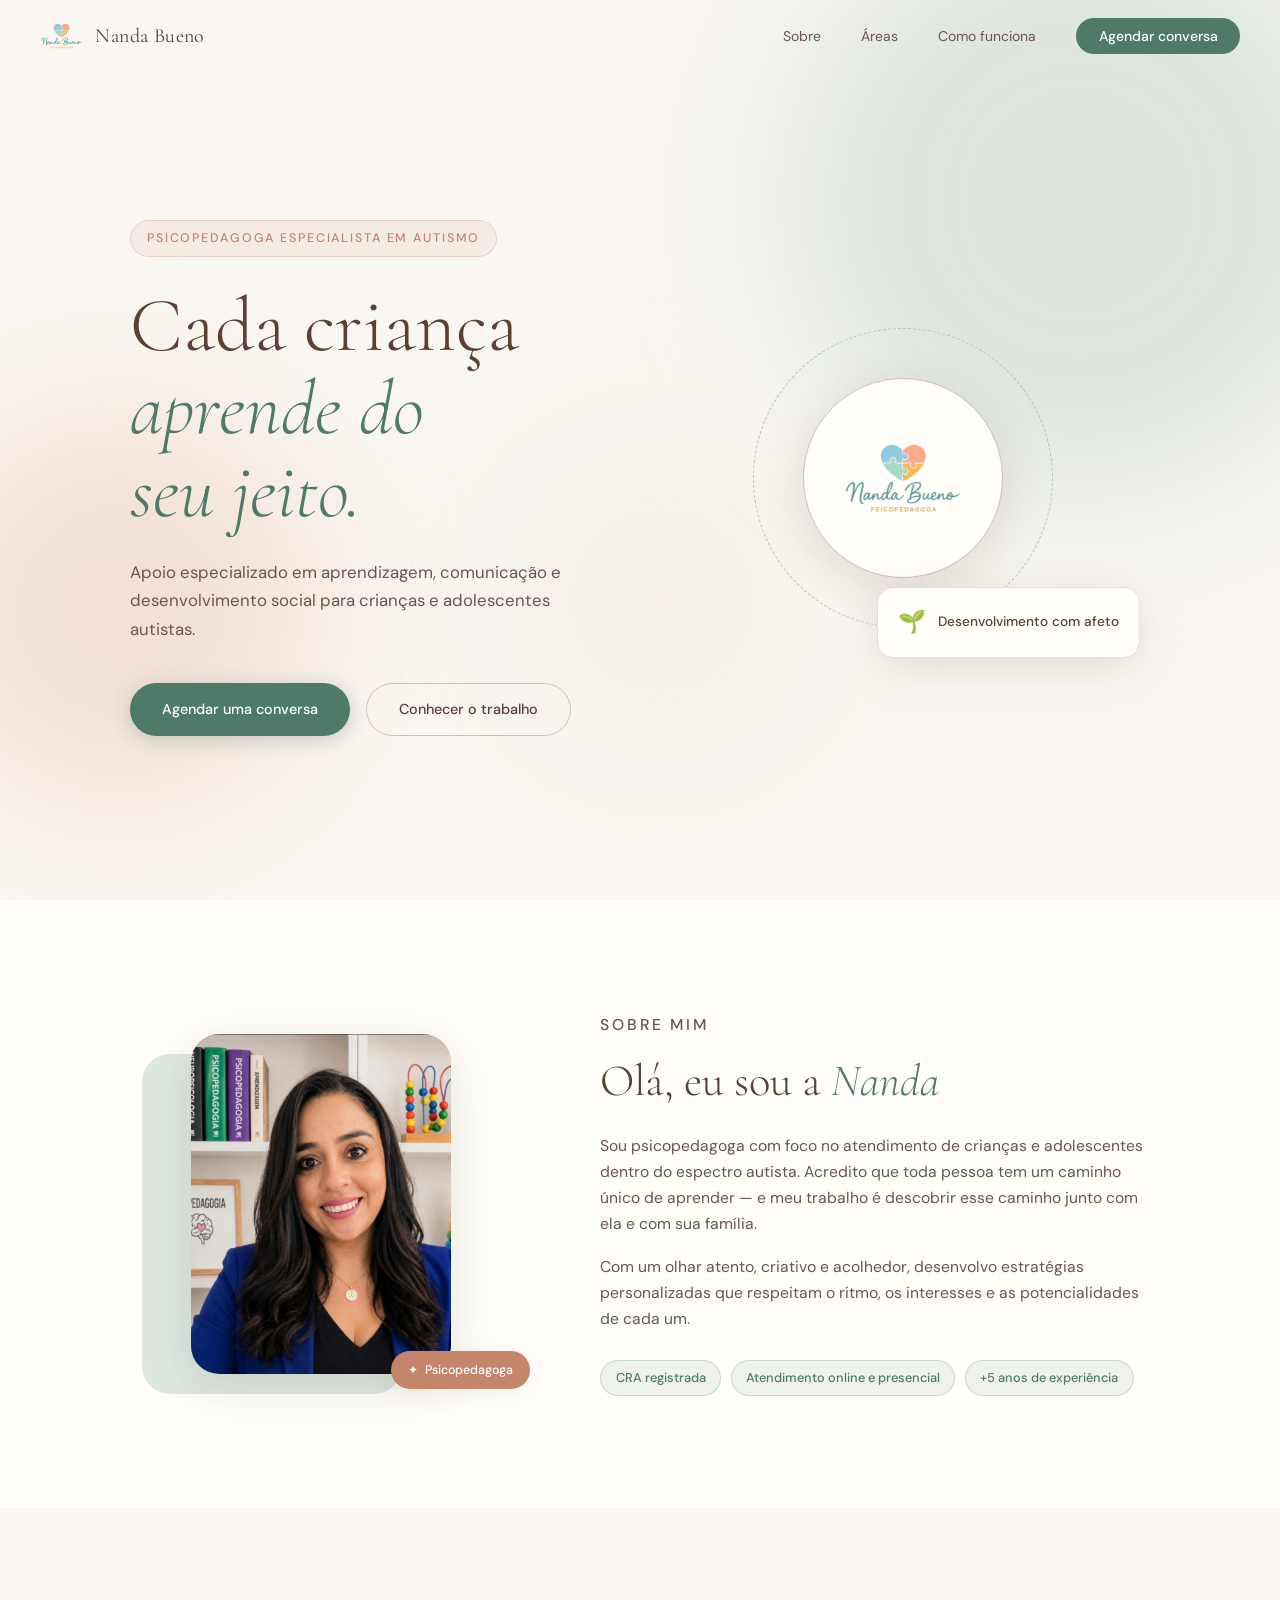
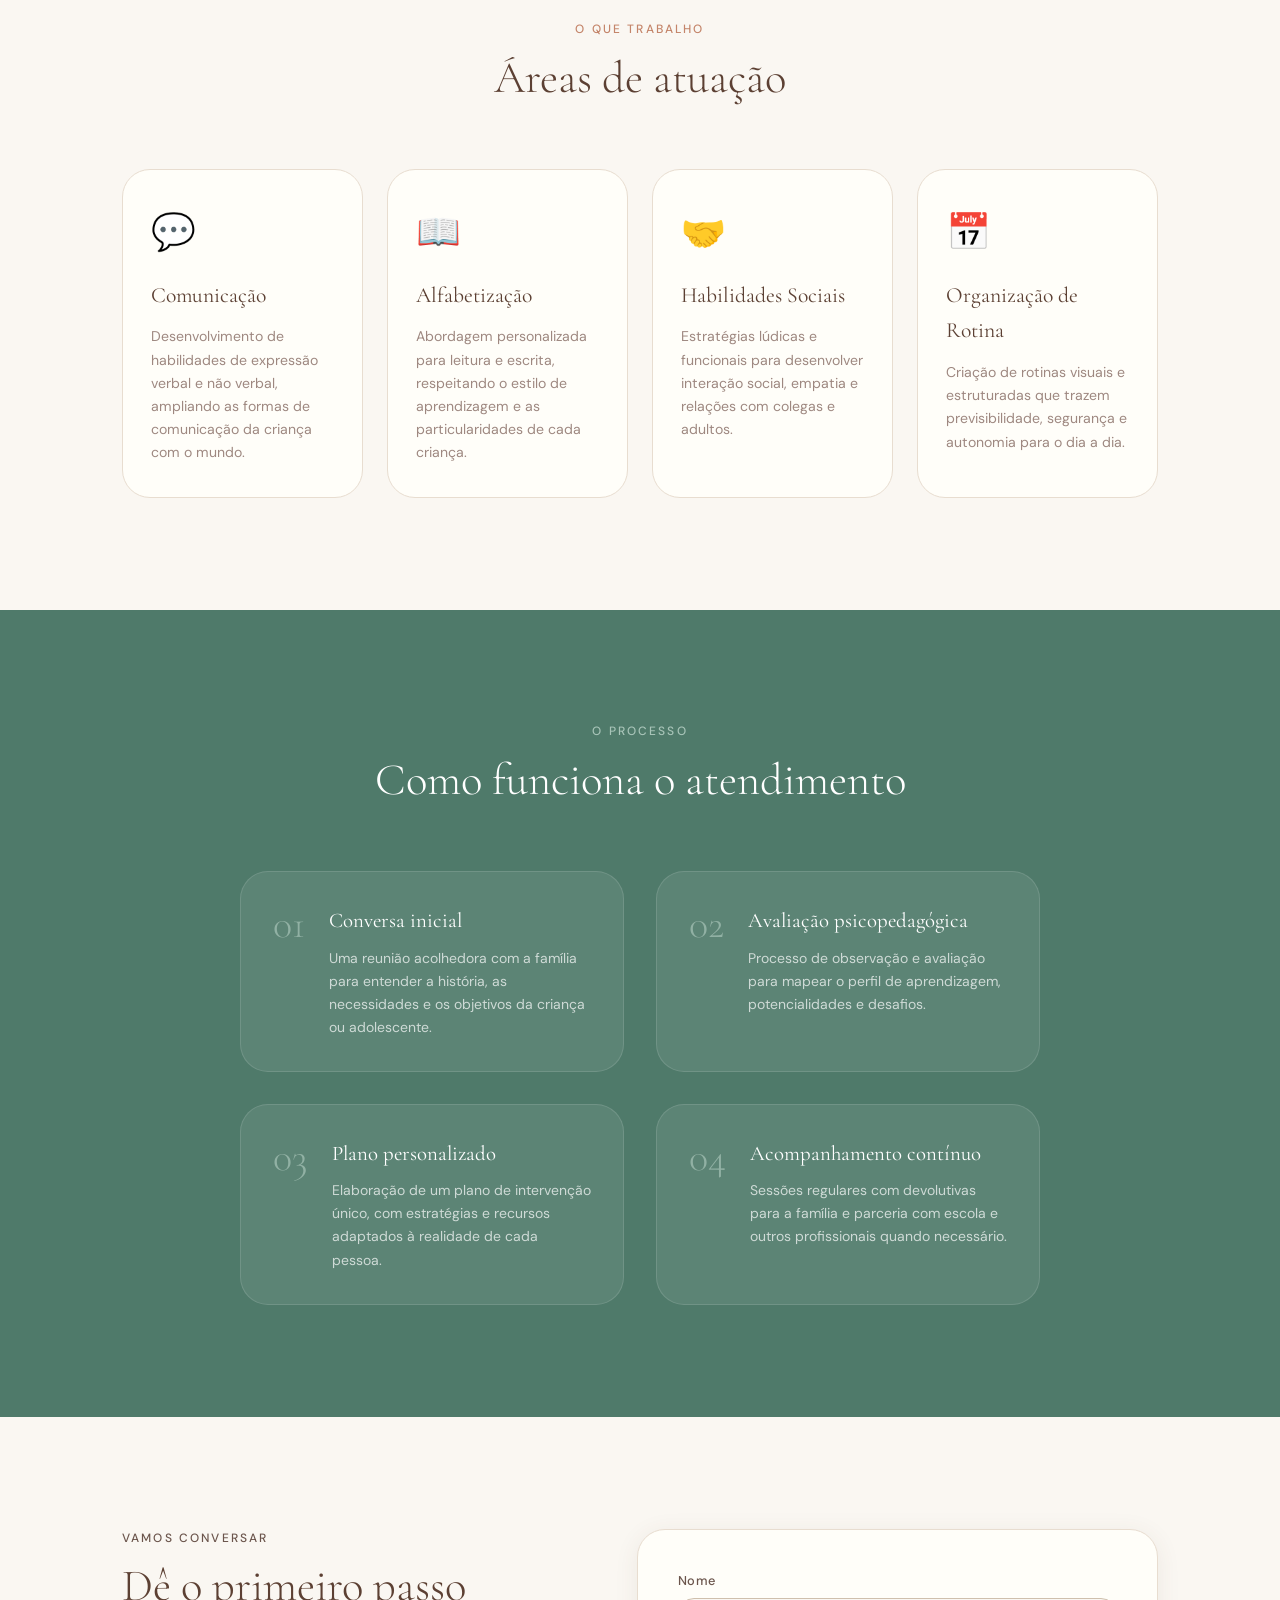
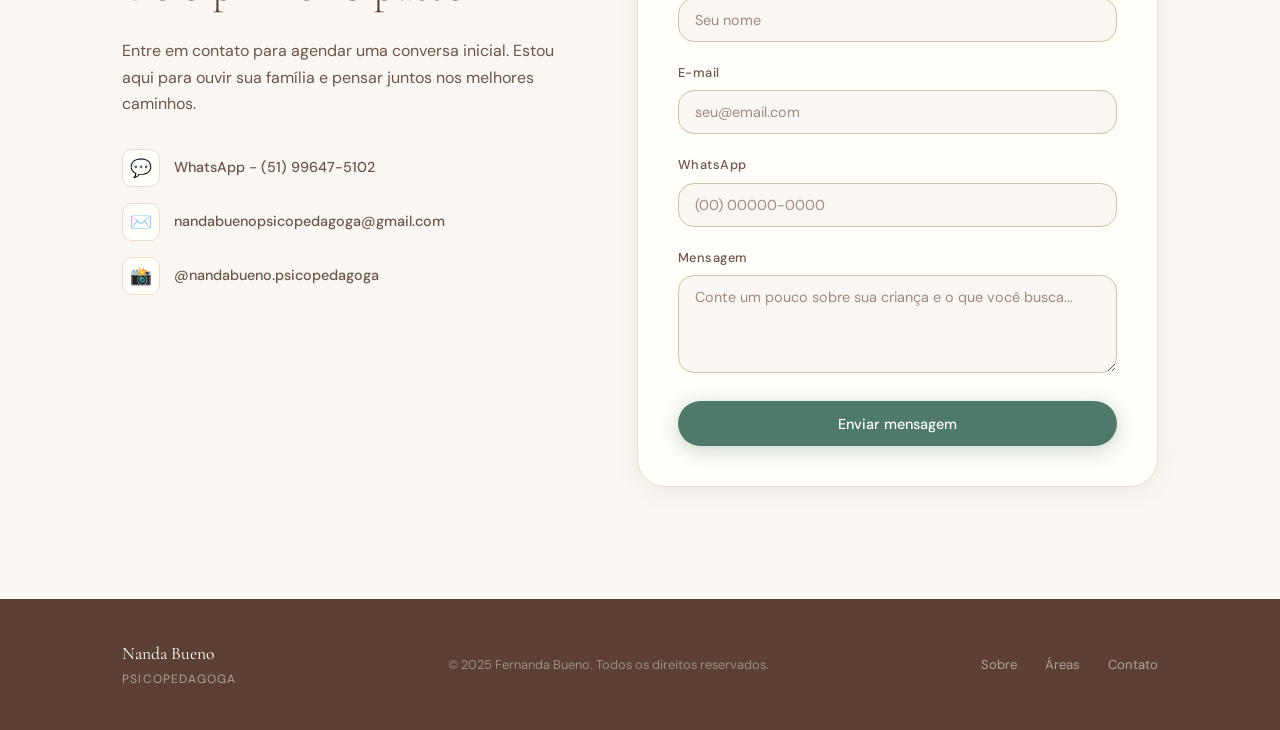
<file: index.html>
<!DOCTYPE html>
<html lang="pt-BR">
<head>
  <meta charset="UTF-8" />
  <meta name="viewport" content="width=device-width, initial-scale=1.0" />
  <title>Nanda Bueno | Psicopedagoga</title>
  <link rel="preconnect" href="https://fonts.googleapis.com" />
  <link rel="preconnect" href="https://fonts.gstatic.com" crossorigin />
  <link href="https://fonts.googleapis.com/css2?family=Cormorant+Garamond:ital,wght@0,300;0,400;0,600;1,300;1,400&family=DM+Sans:wght@300;400;500&display=swap" rel="stylesheet" />
  <link rel="stylesheet" href="style.css" />
</head>
<body>

  <!-- NAV -->
  <nav class="nav" id="nav">
    <div class="nav__logo">
      <img src="logo_novo.png" alt="Logo Nanda Bueno" class="nav__logo-img" />
      <span>Nanda Bueno</span>
    </div>
    <button class="nav__toggle" id="navToggle" aria-label="Abrir menu">
      <span></span><span></span><span></span>
    </button>
    <ul class="nav__links" id="navLinks">
      <li><a href="#sobre">Sobre</a></li>
      <li><a href="#areas">Áreas</a></li>
      <li><a href="#como-funciona">Como funciona</a></li>
      <li><a href="#contato" class="nav__cta">Agendar conversa</a></li>
    </ul>
  </nav>

  <!-- HERO -->
  <section class="hero" id="hero">
    <div class="hero__bg">
      <div class="blob blob--1"></div>
      <div class="blob blob--2"></div>
      <div class="blob blob--3"></div>
    </div>
    <div class="hero__content">
      <p class="hero__eyebrow reveal">Psicopedagoga especialista em autismo</p>
      <h1 class="hero__title reveal">
        Cada criança<br />
        <em>aprende do<br />seu jeito.</em>
      </h1>
      <p class="hero__subtitle reveal">
        Apoio especializado em aprendizagem, comunicação e desenvolvimento social para crianças e adolescentes autistas.
      </p>
      <div class="hero__actions reveal">
        <a href="#contato" class="btn btn--primary">Agendar uma conversa</a>
        <a href="#sobre" class="btn btn--ghost">Conhecer o trabalho</a>
      </div>
    </div>
    <div class="hero__deco">
      <div class="deco__ring deco__ring--1"></div>
      <div class="deco__ring deco__ring--2">
        <img src="logo_novo.png" alt="Logo Nanda Bueno" class="deco__logo" />
      </div>
      <div class="deco__card">
        <span class="deco__card-icon">🌱</span>
        <span>Desenvolvimento com afeto</span>
      </div>
    </div>
  </section>

  <!-- SOBRE -->
  <section class="sobre" id="sobre">
    <div class="container">
      <div class="sobre__grid">
        <div class="sobre__photo-wrap reveal">
          <div class="sobre__photo-bg"></div>
          <div class="sobre__photo-frame">
            <img src="foto_perfil.jpeg" alt="Nanda Bueno - Psicopedagoga" class="sobre__photo-img" />
          </div>
          <div class="sobre__badge">
            <span>✦</span> Psicopedagoga
          </div>
        </div>
        <div class="sobre__text reveal">
          <p class="section-label">Sobre mim</p>
          <h2 class="section-title">Olá, eu sou a <em>Nanda</em></h2>
          <p>Sou psicopedagoga com foco no atendimento de crianças e adolescentes dentro do espectro autista. Acredito que toda pessoa tem um caminho único de aprender — e meu trabalho é descobrir esse caminho junto com ela e com sua família.</p>
          <p>Com um olhar atento, criativo e acolhedor, desenvolvo estratégias personalizadas que respeitam o ritmo, os interesses e as potencialidades de cada um.</p>
          <div class="sobre__tags">
            <span class="tag">CRA registrada</span>
            <span class="tag">Atendimento online e presencial</span>
            <span class="tag">+5 anos de experiência</span>
          </div>
        </div>
      </div>
    </div>
  </section>

  <!-- AREAS -->
  <section class="areas" id="areas">
    <div class="container">
      <div class="section-header reveal">
        <p class="section-label">O que trabalho</p>
        <h2 class="section-title">Áreas de atuação</h2>
      </div>
      <div class="areas__grid">
        <div class="area-card reveal" data-delay="0">
          <div class="area-card__icon">💬</div>
          <h3>Comunicação</h3>
          <p>Desenvolvimento de habilidades de expressão verbal e não verbal, ampliando as formas de comunicação da criança com o mundo.</p>
        </div>
        <div class="area-card reveal" data-delay="100">
          <div class="area-card__icon">📖</div>
          <h3>Alfabetização</h3>
          <p>Abordagem personalizada para leitura e escrita, respeitando o estilo de aprendizagem e as particularidades de cada criança.</p>
        </div>
        <div class="area-card reveal" data-delay="200">
          <div class="area-card__icon">🤝</div>
          <h3>Habilidades Sociais</h3>
          <p>Estratégias lúdicas e funcionais para desenvolver interação social, empatia e relações com colegas e adultos.</p>
        </div>
        <div class="area-card reveal" data-delay="300">
          <div class="area-card__icon">📅</div>
          <h3>Organização de Rotina</h3>
          <p>Criação de rotinas visuais e estruturadas que trazem previsibilidade, segurança e autonomia para o dia a dia.</p>
        </div>
      </div>
    </div>
  </section>

  <!-- COMO FUNCIONA -->
  <section class="como-funciona" id="como-funciona">
    <div class="container">
      <div class="section-header reveal">
        <p class="section-label">O processo</p>
        <h2 class="section-title">Como funciona o atendimento</h2>
      </div>
      <div class="steps">
        <div class="step reveal">
          <div class="step__num">01</div>
          <div class="step__body">
            <h3>Conversa inicial</h3>
            <p>Uma reunião acolhedora com a família para entender a história, as necessidades e os objetivos da criança ou adolescente.</p>
          </div>
        </div>
        <div class="step reveal">
          <div class="step__num">02</div>
          <div class="step__body">
            <h3>Avaliação psicopedagógica</h3>
            <p>Processo de observação e avaliação para mapear o perfil de aprendizagem, potencialidades e desafios.</p>
          </div>
        </div>
        <div class="step reveal">
          <div class="step__num">03</div>
          <div class="step__body">
            <h3>Plano personalizado</h3>
            <p>Elaboração de um plano de intervenção único, com estratégias e recursos adaptados à realidade de cada pessoa.</p>
          </div>
        </div>
        <div class="step reveal">
          <div class="step__num">04</div>
          <div class="step__body">
            <h3>Acompanhamento contínuo</h3>
            <p>Sessões regulares com devolutivas para a família e parceria com escola e outros profissionais quando necessário.</p>
          </div>
        </div>
      </div>
    </div>
  </section>

  <!-- Depoimentos removidos -->

  <!-- CONTATO -->
  <section class="contato" id="contato">
    <div class="container">
      <div class="contato__grid">
        <div class="contato__text reveal">
          <p class="section-label">Vamos conversar</p>
          <h2 class="section-title">Dê o primeiro passo</h2>
          <p>Entre em contato para agendar uma conversa inicial. Estou aqui para ouvir sua família e pensar juntos nos melhores caminhos.</p>
          <div class="contato__info">
            <a href="https://wa.me/5551996475102?text=Ol%C3%A1%2C%20Nanda!%20Vi%20seu%20site%20e%20gostaria%20de%20agendar%20uma%20conversa." class="contato__link" target="_blank">
              <span class="contato__link-icon">💬</span>
              WhatsApp - (51) 99647-5102
            </a>
            <a href="mailto:nandabuenopsicopedagoga@gmail.com" class="contato__link">
              <span class="contato__link-icon">✉️</span>
              nandabuenopsicopedagoga@gmail.com
            </a>
            <a href="https://instagram.com/nandabueno.psicopedagoga" class="contato__link" target="_blank">
              <span class="contato__link-icon">📸</span>
              @nandabueno.psicopedagoga
            </a>
          </div>
        </div>
        <form class="contato__form reveal" id="contactForm" novalidate>
          <input type="hidden" name="access_key" value="fca0b2d5-ba55-4c66-83ad-208d2ee43faa" />
          <input type="hidden" name="subject" value="Nova mensagem do site - Nanda Bueno Psicopedagoga" />
          <input type="hidden" name="from_name" value="Site Nanda Bueno" />
          <div class="form-group">
            <label for="nome">Nome</label>
            <input type="text" id="nome" name="nome" placeholder="Seu nome" required />
          </div>
          <div class="form-group">
            <label for="email">E-mail</label>
            <input type="email" id="email" name="email" placeholder="seu@email.com" required />
          </div>
          <div class="form-group">
            <label for="telefone">WhatsApp</label>
            <input type="tel" id="telefone" name="telefone" placeholder="(00) 00000-0000" />
          </div>
          <div class="form-group">
            <label for="mensagem">Mensagem</label>
            <textarea id="mensagem" name="mensagem" rows="4" placeholder="Conte um pouco sobre sua criança e o que você busca..." required></textarea>
          </div>
          <button type="submit" class="btn btn--primary btn--full">Enviar mensagem</button>
          <p class="form-success" id="formSuccess">✓ Mensagem enviada! Em breve entrarei em contato.</p>
        </form>
      </div>
    </div>
  </section>

  <!-- FOOTER -->
  <footer class="footer">
    <div class="container">
      <div class="footer__inner">
        <div class="footer__brand">
          <p class="footer__name">Nanda Bueno</p>
          <p class="footer__role">Psicopedagoga</p>
        </div>
        <p class="footer__copy">© 2025 Fernanda Bueno. Todos os direitos reservados.</p>
        <nav class="footer__nav">
          <a href="#sobre">Sobre</a>
          <a href="#areas">Áreas</a>
          <a href="#contato">Contato</a>
        </nav>
      </div>
    </div>
  </footer>

  <script src="script.js"></script>
</body>
</html>
</file>
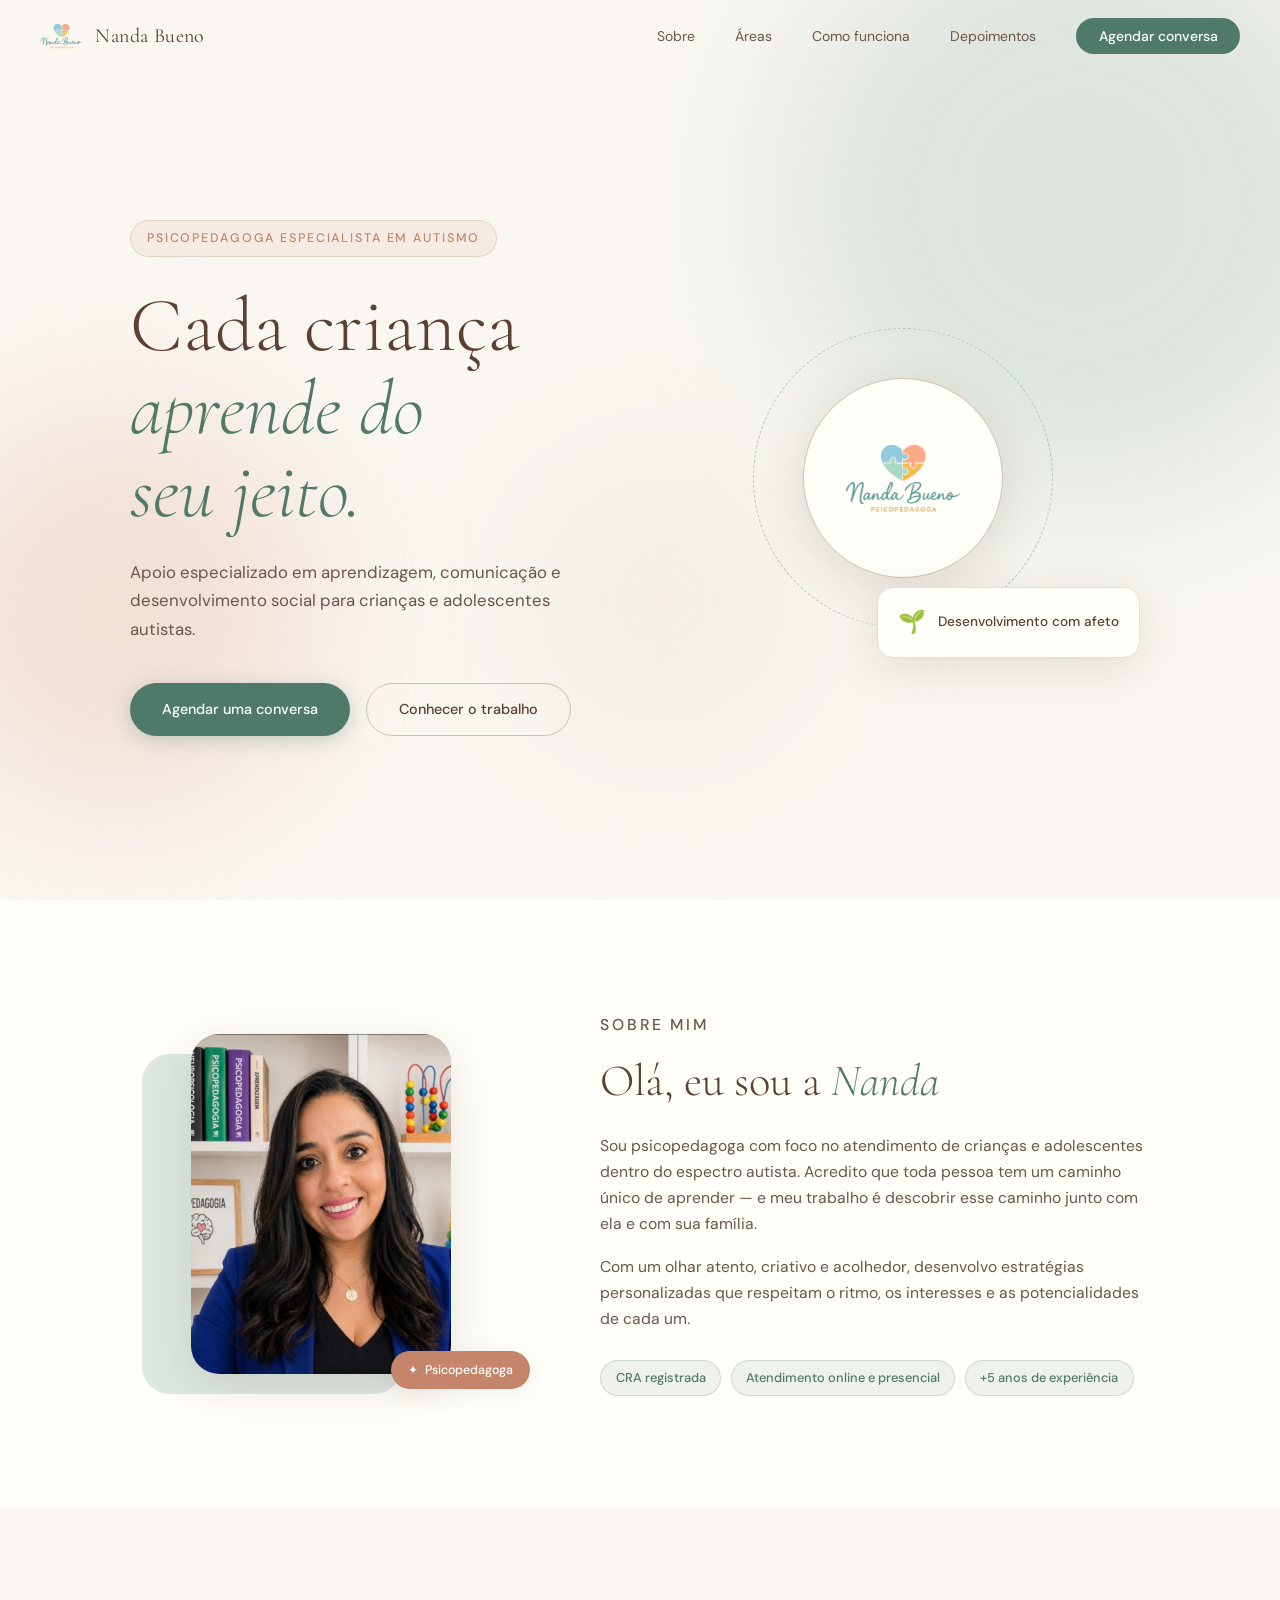
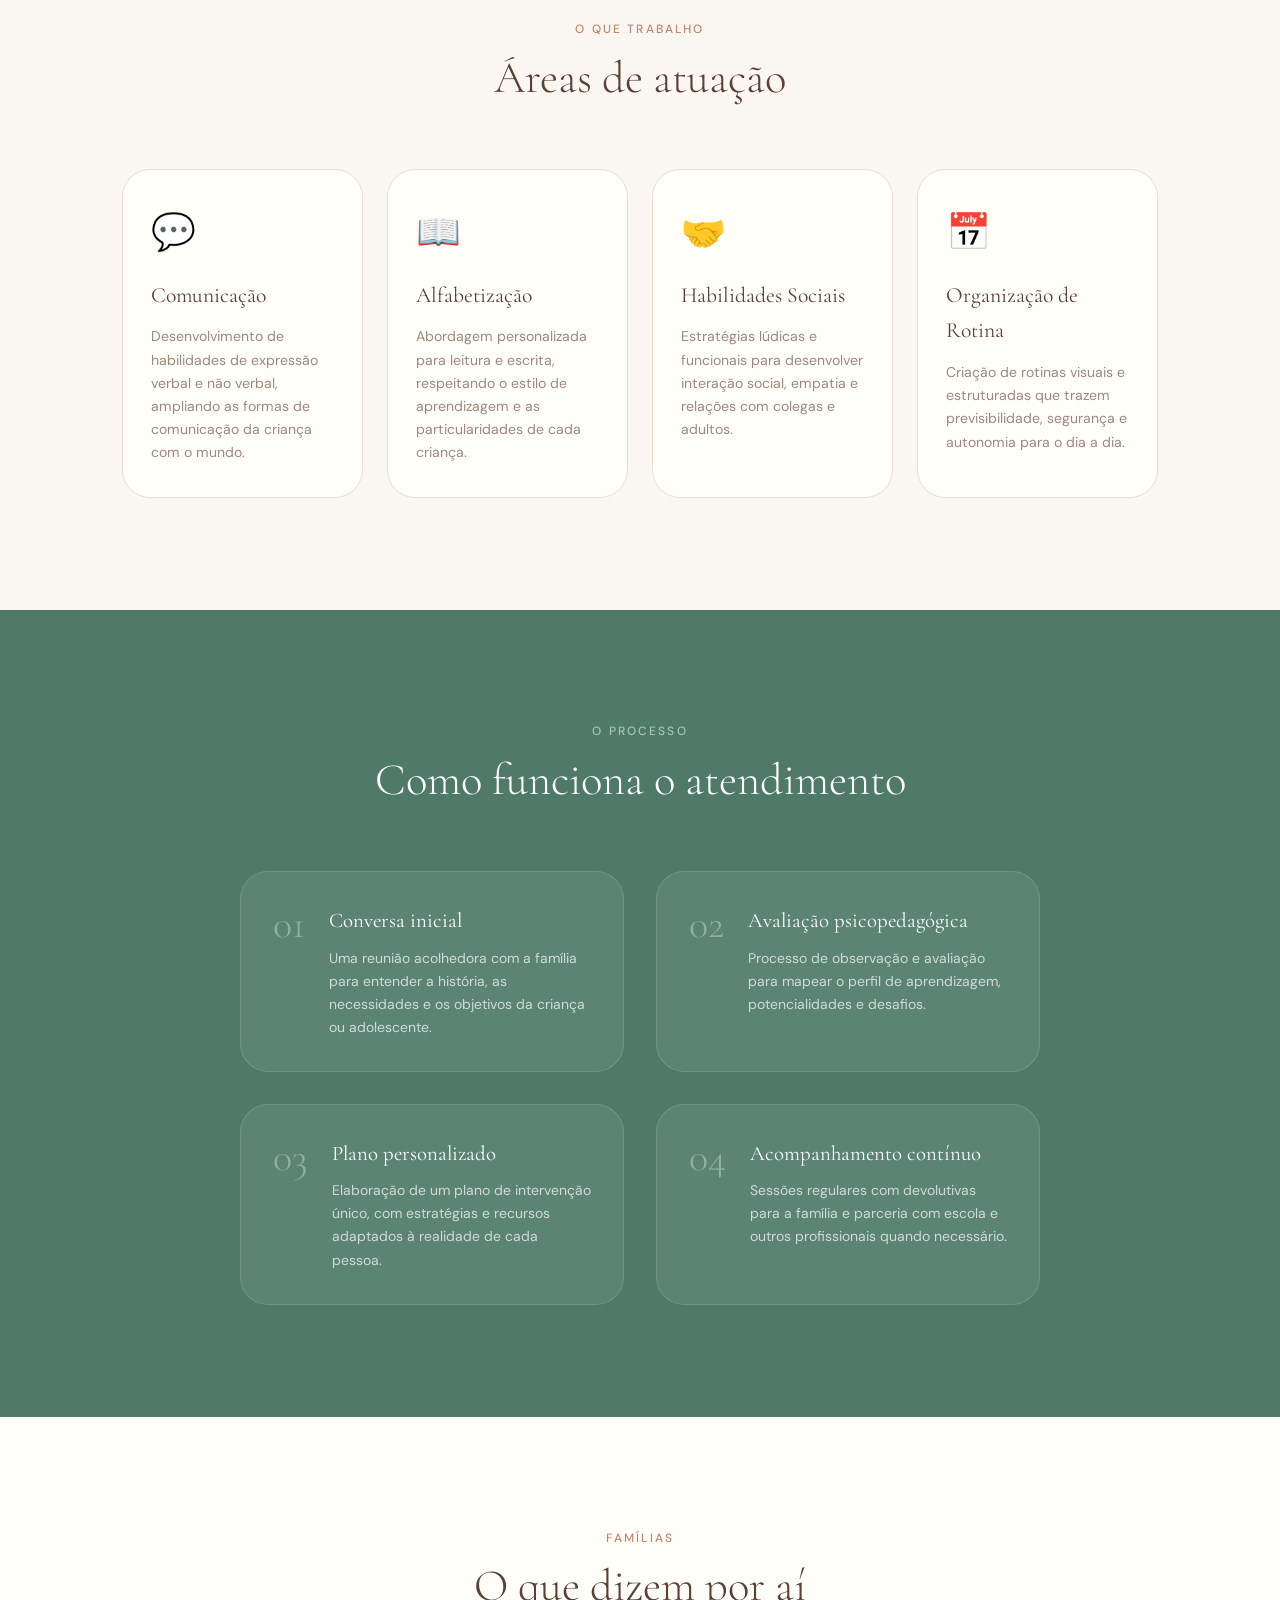
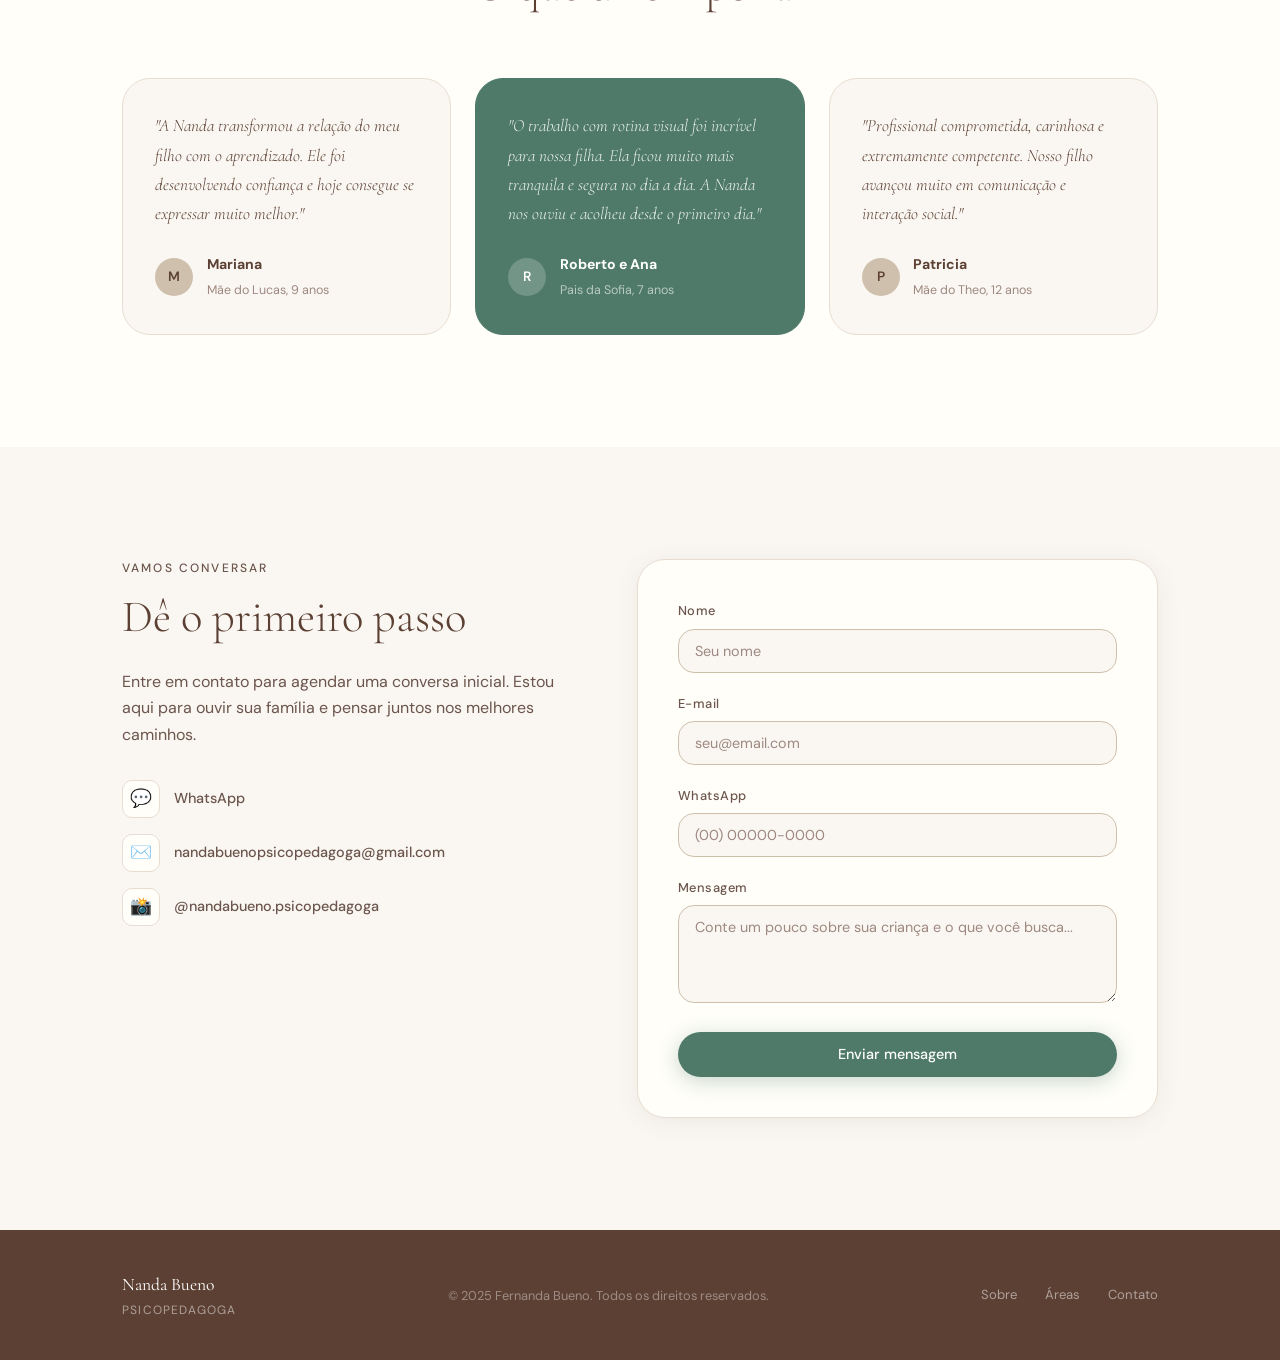
<file: nandabueno.psicopedagoga/index.html>
<!DOCTYPE html>
<html lang="pt-BR">
<head>
  <meta charset="UTF-8" />
  <meta name="viewport" content="width=device-width, initial-scale=1.0" />
  <title>Nanda Bueno | Psicopedagoga</title>
  <link rel="preconnect" href="https://fonts.googleapis.com" />
  <link rel="preconnect" href="https://fonts.gstatic.com" crossorigin />
  <link href="https://fonts.googleapis.com/css2?family=Cormorant+Garamond:ital,wght@0,300;0,400;0,600;1,300;1,400&family=DM+Sans:wght@300;400;500&display=swap" rel="stylesheet" />
  <link rel="stylesheet" href="style.css" />
</head>
<body>

  <!-- NAV -->
  <nav class="nav" id="nav">
    <div class="nav__logo">
      <img src="logo_novo.png" alt="Logo Nanda Bueno" class="nav__logo-img" />
      <span>Nanda Bueno</span>
    </div>
    <button class="nav__toggle" id="navToggle" aria-label="Abrir menu">
      <span></span><span></span><span></span>
    </button>
    <ul class="nav__links" id="navLinks">
      <li><a href="#sobre">Sobre</a></li>
      <li><a href="#areas">Áreas</a></li>
      <li><a href="#como-funciona">Como funciona</a></li>
      <li><a href="#depoimentos">Depoimentos</a></li>
      <li><a href="#contato" class="nav__cta">Agendar conversa</a></li>
    </ul>
  </nav>

  <!-- HERO -->
  <section class="hero" id="hero">
    <div class="hero__bg">
      <div class="blob blob--1"></div>
      <div class="blob blob--2"></div>
      <div class="blob blob--3"></div>
    </div>
    <div class="hero__content">
      <p class="hero__eyebrow reveal">Psicopedagoga especialista em autismo</p>
      <h1 class="hero__title reveal">
        Cada criança<br />
        <em>aprende do<br />seu jeito.</em>
      </h1>
      <p class="hero__subtitle reveal">
        Apoio especializado em aprendizagem, comunicação e desenvolvimento social para crianças e adolescentes autistas.
      </p>
      <div class="hero__actions reveal">
        <a href="#contato" class="btn btn--primary">Agendar uma conversa</a>
        <a href="#sobre" class="btn btn--ghost">Conhecer o trabalho</a>
      </div>
    </div>
    <div class="hero__deco">
      <div class="deco__ring deco__ring--1"></div>
      <div class="deco__ring deco__ring--2">
        <img src="logo_novo.png" alt="Logo Nanda Bueno" class="deco__logo" />
      </div>
      <div class="deco__card">
        <span class="deco__card-icon">🌱</span>
        <span>Desenvolvimento com afeto</span>
      </div>
    </div>
  </section>

  <!-- SOBRE -->
  <section class="sobre" id="sobre">
    <div class="container">
      <div class="sobre__grid">
        <div class="sobre__photo-wrap reveal">
          <div class="sobre__photo-bg"></div>
          <div class="sobre__photo-frame">
            <img src="foto_perfil.jpeg" alt="Nanda Bueno - Psicopedagoga" class="sobre__photo-img" />
          </div>
          <div class="sobre__badge">
            <span>✦</span> Psicopedagoga
          </div>
        </div>
        <div class="sobre__text reveal">
          <p class="section-label">Sobre mim</p>
          <h2 class="section-title">Olá, eu sou a <em>Nanda</em></h2>
          <p>Sou psicopedagoga com foco no atendimento de crianças e adolescentes dentro do espectro autista. Acredito que toda pessoa tem um caminho único de aprender — e meu trabalho é descobrir esse caminho junto com ela e com sua família.</p>
          <p>Com um olhar atento, criativo e acolhedor, desenvolvo estratégias personalizadas que respeitam o ritmo, os interesses e as potencialidades de cada um.</p>
          <div class="sobre__tags">
            <span class="tag">CRA registrada</span>
            <span class="tag">Atendimento online e presencial</span>
            <span class="tag">+5 anos de experiência</span>
          </div>
        </div>
      </div>
    </div>
  </section>

  <!-- AREAS -->
  <section class="areas" id="areas">
    <div class="container">
      <div class="section-header reveal">
        <p class="section-label">O que trabalho</p>
        <h2 class="section-title">Áreas de atuação</h2>
      </div>
      <div class="areas__grid">
        <div class="area-card reveal" data-delay="0">
          <div class="area-card__icon">💬</div>
          <h3>Comunicação</h3>
          <p>Desenvolvimento de habilidades de expressão verbal e não verbal, ampliando as formas de comunicação da criança com o mundo.</p>
        </div>
        <div class="area-card reveal" data-delay="100">
          <div class="area-card__icon">📖</div>
          <h3>Alfabetização</h3>
          <p>Abordagem personalizada para leitura e escrita, respeitando o estilo de aprendizagem e as particularidades de cada criança.</p>
        </div>
        <div class="area-card reveal" data-delay="200">
          <div class="area-card__icon">🤝</div>
          <h3>Habilidades Sociais</h3>
          <p>Estratégias lúdicas e funcionais para desenvolver interação social, empatia e relações com colegas e adultos.</p>
        </div>
        <div class="area-card reveal" data-delay="300">
          <div class="area-card__icon">📅</div>
          <h3>Organização de Rotina</h3>
          <p>Criação de rotinas visuais e estruturadas que trazem previsibilidade, segurança e autonomia para o dia a dia.</p>
        </div>
      </div>
    </div>
  </section>

  <!-- COMO FUNCIONA -->
  <section class="como-funciona" id="como-funciona">
    <div class="container">
      <div class="section-header reveal">
        <p class="section-label">O processo</p>
        <h2 class="section-title">Como funciona o atendimento</h2>
      </div>
      <div class="steps">
        <div class="step reveal">
          <div class="step__num">01</div>
          <div class="step__body">
            <h3>Conversa inicial</h3>
            <p>Uma reunião acolhedora com a família para entender a história, as necessidades e os objetivos da criança ou adolescente.</p>
          </div>
        </div>
        <div class="step reveal">
          <div class="step__num">02</div>
          <div class="step__body">
            <h3>Avaliação psicopedagógica</h3>
            <p>Processo de observação e avaliação para mapear o perfil de aprendizagem, potencialidades e desafios.</p>
          </div>
        </div>
        <div class="step reveal">
          <div class="step__num">03</div>
          <div class="step__body">
            <h3>Plano personalizado</h3>
            <p>Elaboração de um plano de intervenção único, com estratégias e recursos adaptados à realidade de cada pessoa.</p>
          </div>
        </div>
        <div class="step reveal">
          <div class="step__num">04</div>
          <div class="step__body">
            <h3>Acompanhamento contínuo</h3>
            <p>Sessões regulares com devolutivas para a família e parceria com escola e outros profissionais quando necessário.</p>
          </div>
        </div>
      </div>
    </div>
  </section>

  <!-- DEPOIMENTOS -->
  <section class="depoimentos" id="depoimentos">
    <div class="container">
      <div class="section-header reveal">
        <p class="section-label">Famílias</p>
        <h2 class="section-title">O que dizem por aí</h2>
      </div>
      <div class="depo__grid">
        <div class="depo-card reveal">
          <p>"A Nanda transformou a relação do meu filho com o aprendizado. Ele foi desenvolvendo confiança e hoje consegue se expressar muito melhor."</p>
          <div class="depo-card__author">
            <div class="depo-card__avatar">M</div>
            <div>
              <strong>Mariana</strong>
              <span>Mãe do Lucas, 9 anos</span>
            </div>
          </div>
        </div>
        <div class="depo-card depo-card--highlight reveal">
          <p>"O trabalho com rotina visual foi incrível para nossa filha. Ela ficou muito mais tranquila e segura no dia a dia. A Nanda nos ouviu e acolheu desde o primeiro dia."</p>
          <div class="depo-card__author">
            <div class="depo-card__avatar">R</div>
            <div>
              <strong>Roberto e Ana</strong>
              <span>Pais da Sofia, 7 anos</span>
            </div>
          </div>
        </div>
        <div class="depo-card reveal">
          <p>"Profissional comprometida, carinhosa e extremamente competente. Nosso filho avançou muito em comunicação e interação social."</p>
          <div class="depo-card__author">
            <div class="depo-card__avatar">P</div>
            <div>
              <strong>Patricia</strong>
              <span>Mãe do Theo, 12 anos</span>
            </div>
          </div>
        </div>
      </div>
    </div>
  </section>

  <!-- CONTATO -->
  <section class="contato" id="contato">
    <div class="container">
      <div class="contato__grid">
        <div class="contato__text reveal">
          <p class="section-label">Vamos conversar</p>
          <h2 class="section-title">Dê o primeiro passo</h2>
          <p>Entre em contato para agendar uma conversa inicial. Estou aqui para ouvir sua família e pensar juntos nos melhores caminhos.</p>
          <div class="contato__info">
            <a href="https://wa.me/5551996475102?text=Ol%C3%A1%2C%20Nanda!%20Vi%20seu%20site%20e%20gostaria%20de%20agendar%20uma%20conversa." class="contato__link" target="_blank">
              <span class="contato__link-icon">💬</span>
              WhatsApp
            </a>
            <a href="mailto:nandabuenopsicopedagoga@gmail.com" class="contato__link">
              <span class="contato__link-icon">✉️</span>
              nandabuenopsicopedagoga@gmail.com
            </a>
            <a href="https://instagram.com/nandabueno.psicopedagoga" class="contato__link" target="_blank">
              <span class="contato__link-icon">📸</span>
              @nandabueno.psicopedagoga
            </a>
          </div>
        </div>
        <form class="contato__form reveal" id="contactForm" novalidate>
          <input type="hidden" name="access_key" value="fca0b2d5-ba55-4c66-83ad-208d2ee43faa" />
          <input type="hidden" name="subject" value="Nova mensagem do site - Nanda Bueno Psicopedagoga" />
          <input type="hidden" name="from_name" value="Site Nanda Bueno" />
          <div class="form-group">
            <label for="nome">Nome</label>
            <input type="text" id="nome" name="nome" placeholder="Seu nome" required />
          </div>
          <div class="form-group">
            <label for="email">E-mail</label>
            <input type="email" id="email" name="email" placeholder="seu@email.com" required />
          </div>
          <div class="form-group">
            <label for="telefone">WhatsApp</label>
            <input type="tel" id="telefone" name="telefone" placeholder="(00) 00000-0000" />
          </div>
          <div class="form-group">
            <label for="mensagem">Mensagem</label>
            <textarea id="mensagem" name="mensagem" rows="4" placeholder="Conte um pouco sobre sua criança e o que você busca..." required></textarea>
          </div>
          <button type="submit" class="btn btn--primary btn--full">Enviar mensagem</button>
          <p class="form-success" id="formSuccess">✓ Mensagem enviada! Em breve entrarei em contato.</p>
        </form>
      </div>
    </div>
  </section>

  <!-- FOOTER -->
  <footer class="footer">
    <div class="container">
      <div class="footer__inner">
        <div class="footer__brand">
          <p class="footer__name">Nanda Bueno</p>
          <p class="footer__role">Psicopedagoga</p>
        </div>
        <p class="footer__copy">© 2025 Fernanda Bueno. Todos os direitos reservados.</p>
        <nav class="footer__nav">
          <a href="#sobre">Sobre</a>
          <a href="#areas">Áreas</a>
          <a href="#contato">Contato</a>
        </nav>
      </div>
    </div>
  </footer>

  <script src="script.js"></script>
</body>
</html>
</file>
<file: style.css>
/* ===========================
   VARIABLES & RESET
=========================== */
:root {
  --cream: #faf7f2;
  --warm-white: #fffef9;
  --sage: #7a9e8e;
  --sage-light: #a8c4b8;
  --sage-dark: #4f7a6a;
  --terracotta: #c4856a;
  --terracotta-light: #e8b4a0;
  --sand: #e8ddd0;
  --sand-dark: #cfc0ad;
  --brown: #5c4033;
  --brown-light: #8a6a5a;
  --text: #2d2420;
  --text-mid: #6b554c;
  --text-soft: #9e8880;

  --font-display: 'Cormorant Garamond', Georgia, serif;
  --font-body: 'DM Sans', sans-serif;

  --radius: 16px;
  --radius-lg: 28px;
  --shadow: 0 4px 24px rgba(92, 64, 51, 0.08);
  --shadow-lg: 0 12px 48px rgba(92, 64, 51, 0.14);

  --max-w: 1100px;
  --nav-h: 72px;
}

*, *::before, *::after { box-sizing: border-box; margin: 0; padding: 0; }

html { scroll-behavior: smooth; font-size: 16px; }

body {
  font-family: var(--font-body);
  background: var(--cream);
  color: var(--text);
  line-height: 1.65;
  overflow-x: hidden;
}

img { max-width: 100%; display: block; }
a { text-decoration: none; color: inherit; }
ul { list-style: none; }

/* ===========================
   UTILITIES
=========================== */
.container {
  max-width: var(--max-w);
  margin: 0 auto;
  padding: 0 2rem;
}

.section-label {
  font-family: var(--font-body);
  font-size: 0.75rem;
  font-weight: 500;
  letter-spacing: 0.18em;
  text-transform: uppercase;
  color: var(--terracotta);
  margin-bottom: 0.75rem;
}

.section-title {
  font-family: var(--font-display);
  font-size: clamp(2rem, 4vw, 2.8rem);
  font-weight: 300;
  color: var(--brown);
  line-height: 1.2;
  margin-bottom: 1.5rem;
}

.section-title em {
  font-style: italic;
  color: var(--sage-dark);
}

.section-header {
  text-align: center;
  max-width: 560px;
  margin: 0 auto 4rem;
}

/* ===========================
   BUTTONS
=========================== */
.btn {
  display: inline-flex;
  align-items: center;
  gap: 0.5rem;
  padding: 0.85rem 2rem;
  border-radius: 100px;
  font-family: var(--font-body);
  font-size: 0.9rem;
  font-weight: 500;
  cursor: pointer;
  border: none;
  transition: all 0.28s ease;
}

.btn--primary {
  background: var(--sage-dark);
  color: #fff;
  box-shadow: 0 4px 20px rgba(79, 122, 106, 0.3);
}
.btn--primary:hover {
  background: var(--sage);
  transform: translateY(-2px);
  box-shadow: 0 8px 28px rgba(79, 122, 106, 0.35);
}

.btn--ghost {
  background: transparent;
  color: var(--brown);
  border: 1.5px solid var(--sand-dark);
}
.btn--ghost:hover {
  border-color: var(--brown-light);
  background: var(--sand);
}

.btn--full { width: 100%; justify-content: center; }

/* ===========================
   REVEAL ANIMATION
=========================== */
.reveal {
  opacity: 0;
  transform: translateY(28px);
  transition: opacity 0.7s ease, transform 0.7s ease;
}
.reveal.visible {
  opacity: 1;
  transform: translateY(0);
}

/* ===========================
   NAVIGATION
=========================== */
.nav {
  position: fixed;
  top: 0; left: 0; right: 0;
  height: var(--nav-h);
  display: flex;
  align-items: center;
  justify-content: space-between;
  padding: 0 2.5rem;
  z-index: 100;
  transition: background 0.35s, box-shadow 0.35s;
}

.nav.scrolled {
  background: rgba(250, 247, 242, 0.95);
  backdrop-filter: blur(12px);
  box-shadow: 0 1px 0 var(--sand);
}

.nav__logo {
  font-family: var(--font-display);
  font-size: 1.25rem;
  font-weight: 400;
  color: var(--brown);
  letter-spacing: 0.02em;
  display: flex;
  align-items: center;
  gap: 0.75rem;
}

.nav__logo-img {
  height: 32px;
  width: auto;
  object-fit: contain;
}

.nav__links {
  display: flex;
  align-items: center;
  gap: 2.5rem;
}

.nav__links a {
  font-size: 0.875rem;
  color: var(--text-mid);
  font-weight: 400;
  transition: color 0.2s;
}
.nav__links a:hover { color: var(--sage-dark); }

.nav__cta {
  background: var(--sage-dark) !important;
  color: #fff !important;
  padding: 0.55rem 1.4rem;
  border-radius: 100px;
  font-weight: 500 !important;
  transition: background 0.2s, transform 0.2s !important;
}
.nav__cta:hover {
  background: var(--sage) !important;
  transform: translateY(-1px);
}

.nav__toggle {
  display: none;
  flex-direction: column;
  gap: 5px;
  background: none;
  border: none;
  cursor: pointer;
  padding: 4px;
}
.nav__toggle span {
  display: block;
  width: 24px;
  height: 2px;
  background: var(--brown);
  border-radius: 2px;
  transition: all 0.3s;
}

/* ===========================
   HERO
=========================== */
.hero {
  min-height: 100vh;
  display: grid;
  grid-template-columns: 1fr 1fr;
  align-items: center;
  padding: calc(var(--nav-h) + 3rem) 2.5rem 4rem;
  max-width: var(--max-w);
  margin: 0 auto;
  position: relative;
  gap: 2rem;
}

.hero__bg {
  position: fixed;
  inset: 0;
  z-index: -1;
  overflow: hidden;
  pointer-events: none;
}

.blob {
  position: absolute;
  border-radius: 50%;
  filter: blur(80px);
  opacity: 0.35;
}
.blob--1 {
  width: 600px; height: 600px;
  background: var(--sage-light);
  top: -100px; right: -100px;
}
.blob--2 {
  width: 400px; height: 400px;
  background: var(--terracotta-light);
  bottom: 10%; left: -80px;
}
.blob--3 {
  width: 300px; height: 300px;
  background: var(--sand);
  top: 50%; left: 40%;
}

.hero__eyebrow {
  display: inline-flex;
  align-items: center;
  gap: 0.5rem;
  font-size: 0.78rem;
  font-weight: 500;
  letter-spacing: 0.15em;
  text-transform: uppercase;
  color: var(--terracotta);
  background: rgba(196, 133, 106, 0.1);
  border: 1px solid rgba(196, 133, 106, 0.25);
  padding: 0.45rem 1rem;
  border-radius: 100px;
  margin-bottom: 1.75rem;
}

.hero__title {
  font-family: var(--font-display);
  font-size: clamp(3rem, 6vw, 5rem);
  font-weight: 300;
  color: var(--brown);
  line-height: 1.08;
  margin-bottom: 1.5rem;
}

.hero__title em {
  font-style: italic;
  color: var(--sage-dark);
}

.hero__subtitle {
  font-size: 1.05rem;
  color: var(--text-mid);
  max-width: 440px;
  margin-bottom: 2.5rem;
  line-height: 1.7;
}

.hero__actions {
  display: flex;
  gap: 1rem;
  flex-wrap: wrap;
}

/* Hero deco */
.hero__deco {
  position: relative;
  display: flex;
  align-items: center;
  justify-content: center;
  height: 420px;
}

.deco__ring {
  position: absolute;
  border-radius: 50%;
  border: 1.5px solid var(--sand-dark);
}
.deco__ring--1 {
  width: 300px; height: 300px;
  animation: spin 20s linear infinite;
  border-style: dashed;
  border-color: var(--sage-light);
}
.deco__ring--2 {
  width: 200px; height: 200px;
  background: var(--warm-white);
  box-shadow: var(--shadow-lg);
  display: flex;
  align-items: center;
  justify-content: center;
  font-family: var(--font-display);
  font-size: 5rem;
  color: var(--sage-light);
}

.deco__logo {
  max-width: 120px;
  max-height: 120px;
  object-fit: contain;
}

.deco__card {
  position: absolute;
  bottom: 30px;
  right: 10px;
  background: var(--warm-white);
  border-radius: var(--radius);
  padding: 1rem 1.25rem;
  display: flex;
  align-items: center;
  gap: 0.75rem;
  box-shadow: var(--shadow-lg);
  font-size: 0.85rem;
  font-weight: 500;
  color: var(--brown);
  border: 1px solid var(--sand);
  animation: float 4s ease-in-out infinite;
}
.deco__card-icon { font-size: 1.4rem; }

@keyframes spin {
  from { transform: rotate(0deg); }
  to { transform: rotate(360deg); }
}
@keyframes float {
  0%, 100% { transform: translateY(0); }
  50% { transform: translateY(-10px); }
}

/* ===========================
   SOBRE
=========================== */
.sobre {
  padding: 7rem 0;
  background: var(--warm-white);
}

.sobre__grid {
  display: grid;
  grid-template-columns: 1fr 1.4fr;
  gap: 5rem;
  align-items: center;
}

.sobre__photo-wrap {
  position: relative;
  display: flex;
  justify-content: center;
}

.sobre__photo-bg {
  position: absolute;
  width: 260px; height: 340px;
  background: var(--sage-light);
  border-radius: var(--radius-lg);
  top: 20px; left: 20px;
  opacity: 0.4;
}

.sobre__photo-frame {
  position: relative;
  width: 260px; height: 340px;
  background: var(--sand);
  border-radius: var(--radius-lg);
  display: flex;
  align-items: center;
  justify-content: center;
  box-shadow: var(--shadow-lg);
  overflow: hidden;
}

.sobre__initials {
  font-family: var(--font-display);
  font-size: 5rem;
  font-weight: 300;
  color: var(--sand-dark);
  letter-spacing: 0.05em;
}

.sobre__photo-img {
  width: 100%;
  height: 100%;
  object-fit: cover;
}

.sobre__badge {
  position: absolute;
  bottom: -15px;
  right: -10px;
  background: var(--terracotta);
  color: #fff;
  font-size: 0.78rem;
  font-weight: 500;
  padding: 0.55rem 1.1rem;
  border-radius: 100px;
  box-shadow: var(--shadow);
  display: flex;
  align-items: center;
  gap: 0.4rem;
}

.sobre__text p {
  color: var(--text-mid);
  margin-bottom: 1.1rem;
  font-size: 0.98rem;
}

.sobre__tags {
  display: flex;
  flex-wrap: wrap;
  gap: 0.6rem;
  margin-top: 1.75rem;
}

.tag {
  font-size: 0.8rem;
  font-weight: 500;
  color: var(--sage-dark);
  background: rgba(122, 158, 142, 0.12);
  border: 1px solid rgba(122, 158, 142, 0.3);
  padding: 0.4rem 0.9rem;
  border-radius: 100px;
}

/* ===========================
   AREAS
=========================== */
.areas {
  padding: 7rem 0;
  background: var(--cream);
}

.areas__grid {
  display: grid;
  grid-template-columns: repeat(4, 1fr);
  gap: 1.5rem;
}

.area-card {
  background: var(--warm-white);
  border-radius: var(--radius-lg);
  padding: 2rem 1.75rem;
  border: 1px solid var(--sand);
  transition: transform 0.3s, box-shadow 0.3s;
  position: relative;
  overflow: hidden;
}

.area-card::before {
  content: '';
  position: absolute;
  bottom: 0; left: 0;
  height: 3px;
  width: 0;
  background: var(--sage-dark);
  border-radius: 0 0 0 var(--radius-lg);
  transition: width 0.4s ease;
}

.area-card:hover {
  transform: translateY(-6px);
  box-shadow: var(--shadow-lg);
}
.area-card:hover::before { width: 100%; }

.area-card__icon {
  font-size: 2.25rem;
  margin-bottom: 1rem;
  display: block;
}

.area-card h3 {
  font-family: var(--font-display);
  font-size: 1.35rem;
  font-weight: 400;
  color: var(--brown);
  margin-bottom: 0.75rem;
}

.area-card p {
  font-size: 0.88rem;
  color: var(--text-soft);
  line-height: 1.65;
}

/* ===========================
   COMO FUNCIONA
=========================== */
.como-funciona {
  padding: 7rem 0;
  background: var(--sage-dark);
}

.como-funciona .section-label { color: var(--sage-light); }
.como-funciona .section-title { color: #fff; }

.steps {
  display: grid;
  grid-template-columns: repeat(2, 1fr);
  gap: 2rem;
  max-width: 800px;
  margin: 0 auto;
}

.step {
  display: flex;
  gap: 1.5rem;
  align-items: flex-start;
  background: rgba(255,255,255,0.08);
  border: 1px solid rgba(255,255,255,0.12);
  border-radius: var(--radius-lg);
  padding: 2rem;
  transition: background 0.3s;
}
.step:hover { background: rgba(255,255,255,0.14); }

.step__num {
  font-family: var(--font-display);
  font-size: 2.5rem;
  font-weight: 300;
  color: var(--sage-light);
  line-height: 1;
  flex-shrink: 0;
  opacity: 0.7;
}

.step__body h3 {
  font-family: var(--font-display);
  font-size: 1.3rem;
  font-weight: 400;
  color: #fff;
  margin-bottom: 0.5rem;
}

.step__body p {
  font-size: 0.875rem;
  color: rgba(255,255,255,0.7);
  line-height: 1.65;
}

/* Depoimentos removidos - estilos eliminados */

/* ===========================
   CONTATO
=========================== */
.contato {
  padding: 7rem 0;
  background: var(--cream);
}

.contato__grid {
  display: grid;
  grid-template-columns: 1fr 1.2fr;
  gap: 5rem;
  align-items: start;
}

.contato__text p {
  color: var(--text-mid);
  margin-bottom: 0.75rem;
}

.contato__info {
  display: flex;
  flex-direction: column;
  gap: 1rem;
  margin-top: 2rem;
}

.contato__link {
  display: flex;
  align-items: center;
  gap: 0.9rem;
  font-size: 0.9rem;
  color: var(--text-mid);
  font-weight: 500;
  transition: color 0.2s;
}
.contato__link:hover { color: var(--sage-dark); }

.contato__link-icon {
  width: 38px; height: 38px;
  background: var(--warm-white);
  border: 1px solid var(--sand);
  border-radius: 10px;
  display: flex;
  align-items: center;
  justify-content: center;
  font-size: 1.1rem;
  flex-shrink: 0;
}

/* Form */
.contato__form {
  background: var(--warm-white);
  border-radius: var(--radius-lg);
  padding: 2.5rem;
  border: 1px solid var(--sand);
  box-shadow: var(--shadow);
}

.form-group {
  margin-bottom: 1.25rem;
}

.form-group label {
  display: block;
  font-size: 0.8rem;
  font-weight: 500;
  color: var(--text-mid);
  margin-bottom: 0.45rem;
  letter-spacing: 0.04em;
}

.form-group input,
.form-group textarea {
  width: 100%;
  padding: 0.75rem 1rem;
  border: 1.5px solid var(--sand-dark);
  border-radius: var(--radius);
  font-family: var(--font-body);
  font-size: 0.9rem;
  color: var(--text);
  background: var(--cream);
  transition: border-color 0.2s, box-shadow 0.2s;
  outline: none;
  resize: vertical;
}

.form-group input::placeholder,
.form-group textarea::placeholder {
  color: var(--text-soft);
}

.form-group input:focus,
.form-group textarea:focus {
  border-color: var(--sage);
  box-shadow: 0 0 0 3px rgba(122, 158, 142, 0.15);
}

.form-group input.error,
.form-group textarea.error {
  border-color: var(--terracotta);
}

.form-success {
  display: none;
  text-align: center;
  margin-top: 1rem;
  color: var(--sage-dark);
  font-size: 0.88rem;
  font-weight: 500;
}
.form-success.show { display: block; }

/* ===========================
   FOOTER
=========================== */
.footer {
  background: var(--brown);
  padding: 2.5rem 0;
}

.footer__inner {
  display: flex;
  align-items: center;
  justify-content: space-between;
  gap: 1rem;
  flex-wrap: wrap;
}

.footer__name {
  font-family: var(--font-display);
  font-size: 1.1rem;
  color: #fff;
  font-weight: 400;
}
.footer__role {
  font-size: 0.75rem;
  color: rgba(255,255,255,0.5);
  margin-top: 0.1rem;
  text-transform: uppercase;
  letter-spacing: 0.1em;
}

.footer__copy {
  font-size: 0.8rem;
  color: rgba(255,255,255,0.4);
}

.footer__nav {
  display: flex;
  gap: 1.75rem;
}
.footer__nav a {
  font-size: 0.82rem;
  color: rgba(255,255,255,0.5);
  transition: color 0.2s;
}
.footer__nav a:hover { color: rgba(255,255,255,0.9); }

/* ===========================
   RESPONSIVE
=========================== */
@media (max-width: 900px) {
  .hero {
    grid-template-columns: 1fr;
    text-align: center;
    padding-top: calc(var(--nav-h) + 2rem);
  }
  .hero__subtitle { margin-left: auto; margin-right: auto; }
  .hero__actions { justify-content: center; }
  .hero__deco { display: none; }

  .sobre__grid { grid-template-columns: 1fr; gap: 3rem; text-align: center; }
  .sobre__photo-wrap { justify-content: center; }
  .sobre__tags { justify-content: center; }

  .areas__grid { grid-template-columns: repeat(2, 1fr); }

  .steps { grid-template-columns: 1fr; }

  .depo__grid { grid-template-columns: 1fr; }

  .contato__grid { grid-template-columns: 1fr; gap: 3rem; }
}

@media (max-width: 640px) {
  .nav { padding: 0 1.25rem; }
  .nav__links { 
    position: fixed;
    inset: 0;
    top: var(--nav-h);
    background: var(--cream);
    flex-direction: column;
    align-items: center;
    justify-content: center;
    gap: 2rem;
    transform: translateX(100%);
    transition: transform 0.35s ease;
    z-index: 90;
  }
  .nav__links.open { transform: translateX(0); }
  .nav__links a { font-size: 1.1rem; }
  .nav__toggle { display: flex; }

  .areas__grid { grid-template-columns: 1fr; }

  .footer__inner { flex-direction: column; text-align: center; }
  .footer__nav { justify-content: center; }
}
</file>
<file: nandabueno.psicopedagoga/style.css>
/* ===========================
   VARIABLES & RESET
=========================== */
:root {
  --cream: #faf7f2;
  --warm-white: #fffef9;
  --sage: #7a9e8e;
  --sage-light: #a8c4b8;
  --sage-dark: #4f7a6a;
  --terracotta: #c4856a;
  --terracotta-light: #e8b4a0;
  --sand: #e8ddd0;
  --sand-dark: #cfc0ad;
  --brown: #5c4033;
  --brown-light: #8a6a5a;
  --text: #2d2420;
  --text-mid: #6b554c;
  --text-soft: #9e8880;

  --font-display: 'Cormorant Garamond', Georgia, serif;
  --font-body: 'DM Sans', sans-serif;

  --radius: 16px;
  --radius-lg: 28px;
  --shadow: 0 4px 24px rgba(92, 64, 51, 0.08);
  --shadow-lg: 0 12px 48px rgba(92, 64, 51, 0.14);

  --max-w: 1100px;
  --nav-h: 72px;
}

*, *::before, *::after { box-sizing: border-box; margin: 0; padding: 0; }

html { scroll-behavior: smooth; font-size: 16px; }

body {
  font-family: var(--font-body);
  background: var(--cream);
  color: var(--text);
  line-height: 1.65;
  overflow-x: hidden;
}

img { max-width: 100%; display: block; }
a { text-decoration: none; color: inherit; }
ul { list-style: none; }

/* ===========================
   UTILITIES
=========================== */
.container {
  max-width: var(--max-w);
  margin: 0 auto;
  padding: 0 2rem;
}

.section-label {
  font-family: var(--font-body);
  font-size: 0.75rem;
  font-weight: 500;
  letter-spacing: 0.18em;
  text-transform: uppercase;
  color: var(--terracotta);
  margin-bottom: 0.75rem;
}

.section-title {
  font-family: var(--font-display);
  font-size: clamp(2rem, 4vw, 2.8rem);
  font-weight: 300;
  color: var(--brown);
  line-height: 1.2;
  margin-bottom: 1.5rem;
}

.section-title em {
  font-style: italic;
  color: var(--sage-dark);
}

.section-header {
  text-align: center;
  max-width: 560px;
  margin: 0 auto 4rem;
}

/* ===========================
   BUTTONS
=========================== */
.btn {
  display: inline-flex;
  align-items: center;
  gap: 0.5rem;
  padding: 0.85rem 2rem;
  border-radius: 100px;
  font-family: var(--font-body);
  font-size: 0.9rem;
  font-weight: 500;
  cursor: pointer;
  border: none;
  transition: all 0.28s ease;
}

.btn--primary {
  background: var(--sage-dark);
  color: #fff;
  box-shadow: 0 4px 20px rgba(79, 122, 106, 0.3);
}
.btn--primary:hover {
  background: var(--sage);
  transform: translateY(-2px);
  box-shadow: 0 8px 28px rgba(79, 122, 106, 0.35);
}

.btn--ghost {
  background: transparent;
  color: var(--brown);
  border: 1.5px solid var(--sand-dark);
}
.btn--ghost:hover {
  border-color: var(--brown-light);
  background: var(--sand);
}

.btn--full { width: 100%; justify-content: center; }

/* ===========================
   REVEAL ANIMATION
=========================== */
.reveal {
  opacity: 0;
  transform: translateY(28px);
  transition: opacity 0.7s ease, transform 0.7s ease;
}
.reveal.visible {
  opacity: 1;
  transform: translateY(0);
}

/* ===========================
   NAVIGATION
=========================== */
.nav {
  position: fixed;
  top: 0; left: 0; right: 0;
  height: var(--nav-h);
  display: flex;
  align-items: center;
  justify-content: space-between;
  padding: 0 2.5rem;
  z-index: 100;
  transition: background 0.35s, box-shadow 0.35s;
}

.nav.scrolled {
  background: rgba(250, 247, 242, 0.95);
  backdrop-filter: blur(12px);
  box-shadow: 0 1px 0 var(--sand);
}

.nav__logo {
  font-family: var(--font-display);
  font-size: 1.25rem;
  font-weight: 400;
  color: var(--brown);
  letter-spacing: 0.02em;
  display: flex;
  align-items: center;
  gap: 0.75rem;
}

.nav__logo-img {
  height: 32px;
  width: auto;
  object-fit: contain;
}

.nav__links {
  display: flex;
  align-items: center;
  gap: 2.5rem;
}

.nav__links a {
  font-size: 0.875rem;
  color: var(--text-mid);
  font-weight: 400;
  transition: color 0.2s;
}
.nav__links a:hover { color: var(--sage-dark); }

.nav__cta {
  background: var(--sage-dark) !important;
  color: #fff !important;
  padding: 0.55rem 1.4rem;
  border-radius: 100px;
  font-weight: 500 !important;
  transition: background 0.2s, transform 0.2s !important;
}
.nav__cta:hover {
  background: var(--sage) !important;
  transform: translateY(-1px);
}

.nav__toggle {
  display: none;
  flex-direction: column;
  gap: 5px;
  background: none;
  border: none;
  cursor: pointer;
  padding: 4px;
}
.nav__toggle span {
  display: block;
  width: 24px;
  height: 2px;
  background: var(--brown);
  border-radius: 2px;
  transition: all 0.3s;
}

/* ===========================
   HERO
=========================== */
.hero {
  min-height: 100vh;
  display: grid;
  grid-template-columns: 1fr 1fr;
  align-items: center;
  padding: calc(var(--nav-h) + 3rem) 2.5rem 4rem;
  max-width: var(--max-w);
  margin: 0 auto;
  position: relative;
  gap: 2rem;
}

.hero__bg {
  position: fixed;
  inset: 0;
  z-index: -1;
  overflow: hidden;
  pointer-events: none;
}

.blob {
  position: absolute;
  border-radius: 50%;
  filter: blur(80px);
  opacity: 0.35;
}
.blob--1 {
  width: 600px; height: 600px;
  background: var(--sage-light);
  top: -100px; right: -100px;
}
.blob--2 {
  width: 400px; height: 400px;
  background: var(--terracotta-light);
  bottom: 10%; left: -80px;
}
.blob--3 {
  width: 300px; height: 300px;
  background: var(--sand);
  top: 50%; left: 40%;
}

.hero__eyebrow {
  display: inline-flex;
  align-items: center;
  gap: 0.5rem;
  font-size: 0.78rem;
  font-weight: 500;
  letter-spacing: 0.15em;
  text-transform: uppercase;
  color: var(--terracotta);
  background: rgba(196, 133, 106, 0.1);
  border: 1px solid rgba(196, 133, 106, 0.25);
  padding: 0.45rem 1rem;
  border-radius: 100px;
  margin-bottom: 1.75rem;
}

.hero__title {
  font-family: var(--font-display);
  font-size: clamp(3rem, 6vw, 5rem);
  font-weight: 300;
  color: var(--brown);
  line-height: 1.08;
  margin-bottom: 1.5rem;
}

.hero__title em {
  font-style: italic;
  color: var(--sage-dark);
}

.hero__subtitle {
  font-size: 1.05rem;
  color: var(--text-mid);
  max-width: 440px;
  margin-bottom: 2.5rem;
  line-height: 1.7;
}

.hero__actions {
  display: flex;
  gap: 1rem;
  flex-wrap: wrap;
}

/* Hero deco */
.hero__deco {
  position: relative;
  display: flex;
  align-items: center;
  justify-content: center;
  height: 420px;
}

.deco__ring {
  position: absolute;
  border-radius: 50%;
  border: 1.5px solid var(--sand-dark);
}
.deco__ring--1 {
  width: 300px; height: 300px;
  animation: spin 20s linear infinite;
  border-style: dashed;
  border-color: var(--sage-light);
}
.deco__ring--2 {
  width: 200px; height: 200px;
  background: var(--warm-white);
  box-shadow: var(--shadow-lg);
  display: flex;
  align-items: center;
  justify-content: center;
  font-family: var(--font-display);
  font-size: 5rem;
  color: var(--sage-light);
}

.deco__logo {
  max-width: 120px;
  max-height: 120px;
  object-fit: contain;
}

.deco__card {
  position: absolute;
  bottom: 30px;
  right: 10px;
  background: var(--warm-white);
  border-radius: var(--radius);
  padding: 1rem 1.25rem;
  display: flex;
  align-items: center;
  gap: 0.75rem;
  box-shadow: var(--shadow-lg);
  font-size: 0.85rem;
  font-weight: 500;
  color: var(--brown);
  border: 1px solid var(--sand);
  animation: float 4s ease-in-out infinite;
}
.deco__card-icon { font-size: 1.4rem; }

@keyframes spin {
  from { transform: rotate(0deg); }
  to { transform: rotate(360deg); }
}
@keyframes float {
  0%, 100% { transform: translateY(0); }
  50% { transform: translateY(-10px); }
}

/* ===========================
   SOBRE
=========================== */
.sobre {
  padding: 7rem 0;
  background: var(--warm-white);
}

.sobre__grid {
  display: grid;
  grid-template-columns: 1fr 1.4fr;
  gap: 5rem;
  align-items: center;
}

.sobre__photo-wrap {
  position: relative;
  display: flex;
  justify-content: center;
}

.sobre__photo-bg {
  position: absolute;
  width: 260px; height: 340px;
  background: var(--sage-light);
  border-radius: var(--radius-lg);
  top: 20px; left: 20px;
  opacity: 0.4;
}

.sobre__photo-frame {
  position: relative;
  width: 260px; height: 340px;
  background: var(--sand);
  border-radius: var(--radius-lg);
  display: flex;
  align-items: center;
  justify-content: center;
  box-shadow: var(--shadow-lg);
  overflow: hidden;
}

.sobre__initials {
  font-family: var(--font-display);
  font-size: 5rem;
  font-weight: 300;
  color: var(--sand-dark);
  letter-spacing: 0.05em;
}

.sobre__photo-img {
  width: 100%;
  height: 100%;
  object-fit: cover;
}

.sobre__badge {
  position: absolute;
  bottom: -15px;
  right: -10px;
  background: var(--terracotta);
  color: #fff;
  font-size: 0.78rem;
  font-weight: 500;
  padding: 0.55rem 1.1rem;
  border-radius: 100px;
  box-shadow: var(--shadow);
  display: flex;
  align-items: center;
  gap: 0.4rem;
}

.sobre__text p {
  color: var(--text-mid);
  margin-bottom: 1.1rem;
  font-size: 0.98rem;
}

.sobre__tags {
  display: flex;
  flex-wrap: wrap;
  gap: 0.6rem;
  margin-top: 1.75rem;
}

.tag {
  font-size: 0.8rem;
  font-weight: 500;
  color: var(--sage-dark);
  background: rgba(122, 158, 142, 0.12);
  border: 1px solid rgba(122, 158, 142, 0.3);
  padding: 0.4rem 0.9rem;
  border-radius: 100px;
}

/* ===========================
   AREAS
=========================== */
.areas {
  padding: 7rem 0;
  background: var(--cream);
}

.areas__grid {
  display: grid;
  grid-template-columns: repeat(4, 1fr);
  gap: 1.5rem;
}

.area-card {
  background: var(--warm-white);
  border-radius: var(--radius-lg);
  padding: 2rem 1.75rem;
  border: 1px solid var(--sand);
  transition: transform 0.3s, box-shadow 0.3s;
  position: relative;
  overflow: hidden;
}

.area-card::before {
  content: '';
  position: absolute;
  bottom: 0; left: 0;
  height: 3px;
  width: 0;
  background: var(--sage-dark);
  border-radius: 0 0 0 var(--radius-lg);
  transition: width 0.4s ease;
}

.area-card:hover {
  transform: translateY(-6px);
  box-shadow: var(--shadow-lg);
}
.area-card:hover::before { width: 100%; }

.area-card__icon {
  font-size: 2.25rem;
  margin-bottom: 1rem;
  display: block;
}

.area-card h3 {
  font-family: var(--font-display);
  font-size: 1.35rem;
  font-weight: 400;
  color: var(--brown);
  margin-bottom: 0.75rem;
}

.area-card p {
  font-size: 0.88rem;
  color: var(--text-soft);
  line-height: 1.65;
}

/* ===========================
   COMO FUNCIONA
=========================== */
.como-funciona {
  padding: 7rem 0;
  background: var(--sage-dark);
}

.como-funciona .section-label { color: var(--sage-light); }
.como-funciona .section-title { color: #fff; }

.steps {
  display: grid;
  grid-template-columns: repeat(2, 1fr);
  gap: 2rem;
  max-width: 800px;
  margin: 0 auto;
}

.step {
  display: flex;
  gap: 1.5rem;
  align-items: flex-start;
  background: rgba(255,255,255,0.08);
  border: 1px solid rgba(255,255,255,0.12);
  border-radius: var(--radius-lg);
  padding: 2rem;
  transition: background 0.3s;
}
.step:hover { background: rgba(255,255,255,0.14); }

.step__num {
  font-family: var(--font-display);
  font-size: 2.5rem;
  font-weight: 300;
  color: var(--sage-light);
  line-height: 1;
  flex-shrink: 0;
  opacity: 0.7;
}

.step__body h3 {
  font-family: var(--font-display);
  font-size: 1.3rem;
  font-weight: 400;
  color: #fff;
  margin-bottom: 0.5rem;
}

.step__body p {
  font-size: 0.875rem;
  color: rgba(255,255,255,0.7);
  line-height: 1.65;
}

/* ===========================
   DEPOIMENTOS
=========================== */
.depoimentos {
  padding: 7rem 0;
  background: var(--warm-white);
}

.depo__grid {
  display: grid;
  grid-template-columns: repeat(3, 1fr);
  gap: 1.5rem;
}

.depo-card {
  background: var(--cream);
  border-radius: var(--radius-lg);
  padding: 2rem;
  border: 1px solid var(--sand);
  transition: transform 0.3s;
}
.depo-card:hover { transform: translateY(-4px); }

.depo-card--highlight {
  background: var(--sage-dark);
  border-color: var(--sage-dark);
  color: #fff;
}

.depo-card > p {
  font-family: var(--font-display);
  font-size: 1.08rem;
  font-style: italic;
  font-weight: 300;
  line-height: 1.7;
  color: var(--brown);
  margin-bottom: 1.5rem;
}
.depo-card--highlight > p { color: rgba(255,255,255,0.9); }

.depo-card__author {
  display: flex;
  align-items: center;
  gap: 0.85rem;
}

.depo-card__avatar {
  width: 38px; height: 38px;
  border-radius: 50%;
  background: var(--sand-dark);
  display: flex;
  align-items: center;
  justify-content: center;
  font-weight: 600;
  font-size: 0.85rem;
  color: var(--brown);
  flex-shrink: 0;
}
.depo-card--highlight .depo-card__avatar {
  background: rgba(255,255,255,0.2);
  color: #fff;
}

.depo-card__author strong {
  display: block;
  font-size: 0.88rem;
  color: var(--brown);
}
.depo-card--highlight .depo-card__author strong { color: #fff; }

.depo-card__author span {
  font-size: 0.78rem;
  color: var(--text-soft);
}
.depo-card--highlight .depo-card__author span { color: rgba(255,255,255,0.6); }

/* ===========================
   CONTATO
=========================== */
.contato {
  padding: 7rem 0;
  background: var(--cream);
}

.contato__grid {
  display: grid;
  grid-template-columns: 1fr 1.2fr;
  gap: 5rem;
  align-items: start;
}

.contato__text p {
  color: var(--text-mid);
  margin-bottom: 0.75rem;
}

.contato__info {
  display: flex;
  flex-direction: column;
  gap: 1rem;
  margin-top: 2rem;
}

.contato__link {
  display: flex;
  align-items: center;
  gap: 0.9rem;
  font-size: 0.9rem;
  color: var(--text-mid);
  font-weight: 500;
  transition: color 0.2s;
}
.contato__link:hover { color: var(--sage-dark); }

.contato__link-icon {
  width: 38px; height: 38px;
  background: var(--warm-white);
  border: 1px solid var(--sand);
  border-radius: 10px;
  display: flex;
  align-items: center;
  justify-content: center;
  font-size: 1.1rem;
  flex-shrink: 0;
}

/* Form */
.contato__form {
  background: var(--warm-white);
  border-radius: var(--radius-lg);
  padding: 2.5rem;
  border: 1px solid var(--sand);
  box-shadow: var(--shadow);
}

.form-group {
  margin-bottom: 1.25rem;
}

.form-group label {
  display: block;
  font-size: 0.8rem;
  font-weight: 500;
  color: var(--text-mid);
  margin-bottom: 0.45rem;
  letter-spacing: 0.04em;
}

.form-group input,
.form-group textarea {
  width: 100%;
  padding: 0.75rem 1rem;
  border: 1.5px solid var(--sand-dark);
  border-radius: var(--radius);
  font-family: var(--font-body);
  font-size: 0.9rem;
  color: var(--text);
  background: var(--cream);
  transition: border-color 0.2s, box-shadow 0.2s;
  outline: none;
  resize: vertical;
}

.form-group input::placeholder,
.form-group textarea::placeholder {
  color: var(--text-soft);
}

.form-group input:focus,
.form-group textarea:focus {
  border-color: var(--sage);
  box-shadow: 0 0 0 3px rgba(122, 158, 142, 0.15);
}

.form-group input.error,
.form-group textarea.error {
  border-color: var(--terracotta);
}

.form-success {
  display: none;
  text-align: center;
  margin-top: 1rem;
  color: var(--sage-dark);
  font-size: 0.88rem;
  font-weight: 500;
}
.form-success.show { display: block; }

/* ===========================
   FOOTER
=========================== */
.footer {
  background: var(--brown);
  padding: 2.5rem 0;
}

.footer__inner {
  display: flex;
  align-items: center;
  justify-content: space-between;
  gap: 1rem;
  flex-wrap: wrap;
}

.footer__name {
  font-family: var(--font-display);
  font-size: 1.1rem;
  color: #fff;
  font-weight: 400;
}
.footer__role {
  font-size: 0.75rem;
  color: rgba(255,255,255,0.5);
  margin-top: 0.1rem;
  text-transform: uppercase;
  letter-spacing: 0.1em;
}

.footer__copy {
  font-size: 0.8rem;
  color: rgba(255,255,255,0.4);
}

.footer__nav {
  display: flex;
  gap: 1.75rem;
}
.footer__nav a {
  font-size: 0.82rem;
  color: rgba(255,255,255,0.5);
  transition: color 0.2s;
}
.footer__nav a:hover { color: rgba(255,255,255,0.9); }

/* ===========================
   RESPONSIVE
=========================== */
@media (max-width: 900px) {
  .hero {
    grid-template-columns: 1fr;
    text-align: center;
    padding-top: calc(var(--nav-h) + 2rem);
  }
  .hero__subtitle { margin-left: auto; margin-right: auto; }
  .hero__actions { justify-content: center; }
  .hero__deco { display: none; }

  .sobre__grid { grid-template-columns: 1fr; gap: 3rem; text-align: center; }
  .sobre__photo-wrap { justify-content: center; }
  .sobre__tags { justify-content: center; }

  .areas__grid { grid-template-columns: repeat(2, 1fr); }

  .steps { grid-template-columns: 1fr; }

  .depo__grid { grid-template-columns: 1fr; }

  .contato__grid { grid-template-columns: 1fr; gap: 3rem; }
}

@media (max-width: 640px) {
  .nav { padding: 0 1.25rem; }
  .nav__links { 
    position: fixed;
    inset: 0;
    top: var(--nav-h);
    background: var(--cream);
    flex-direction: column;
    align-items: center;
    justify-content: center;
    gap: 2rem;
    transform: translateX(100%);
    transition: transform 0.35s ease;
    z-index: 90;
  }
  .nav__links.open { transform: translateX(0); }
  .nav__links a { font-size: 1.1rem; }
  .nav__toggle { display: flex; }

  .areas__grid { grid-template-columns: 1fr; }

  .footer__inner { flex-direction: column; text-align: center; }
  .footer__nav { justify-content: center; }
}
</file>
